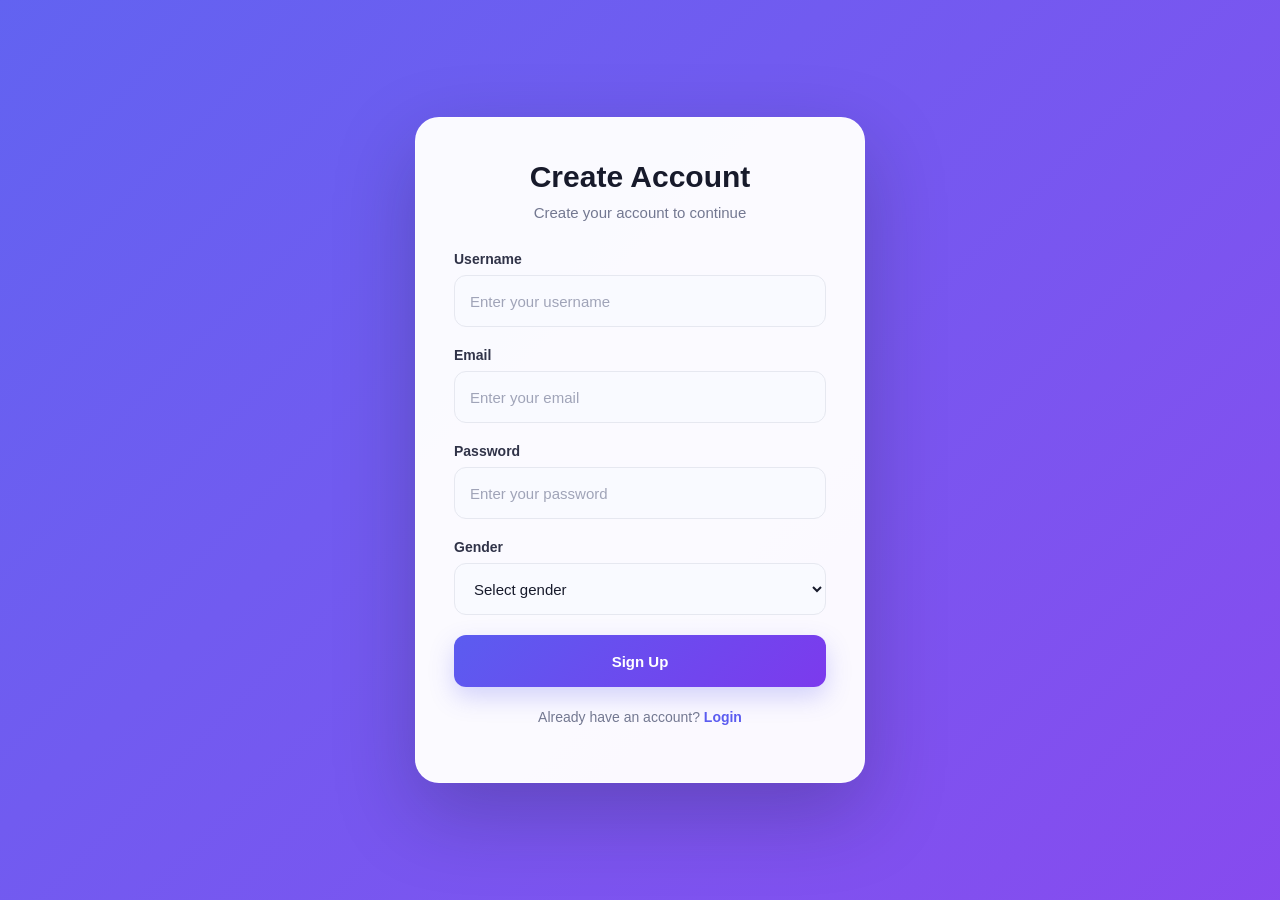
<file: index.html>
<!DOCTYPE html>
<html lang="en">
<head>
    <meta charset="UTF-8">
    <meta name="viewport" content="width=device-width, initial-scale=1.0">

    <title>Sign Up</title>

    <link rel="stylesheet" href="./style.css">
</head>

<body>

    <div class="auth-container">

        <form id="signupForm" class="auth-form" method="GET" action="./authentication.html">

            <h1>Create Account</h1>

            <p class="form-text">
                Create your account to continue
            </p>

            <!-- Username -->
            <div class="form-group">
                <label for="signupUsername">Username</label>

                <input
                    type="text"id="signupUsername"placeholder="Enter your username"required>
            </div>

            <!-- Email -->
            <div class="form-group">
                <label for="signupEmail">Email</label>

                <input
                    type="email" id="signupEmail"placeholder="Enter your email"required>
            </div>

            <!-- Password -->
            <div class="form-group">
                <label for="signupPassword">Password</label>

                <input
                    type="password"id="signupPassword"placeholder="Enter your password" required>
            </div>

            <!-- Gender -->
            <div class="form-group">

                <label for="gender">Gender</label>

                <select id="gender" required>

                    <option value="">
                        Select gender
                    </option>

                    <option value="Male">
                        Male
                    </option>

                    <option value="Female">
                        Female
                    </option>

                    <option value="Other">
                        Other
                    </option>

                </select>

            </div>

            <button type="submit" class="auth-btn">
                Sign Up
            </button>

            <p class="switch-text">
                Already have an account?
                <a href="./authentication.html">Login</a>
            </p>

            <p id="signupMessage"></p>

        </form>

    </div>

    <script src="js/script.js"></script>


</body>
</html>
</file>
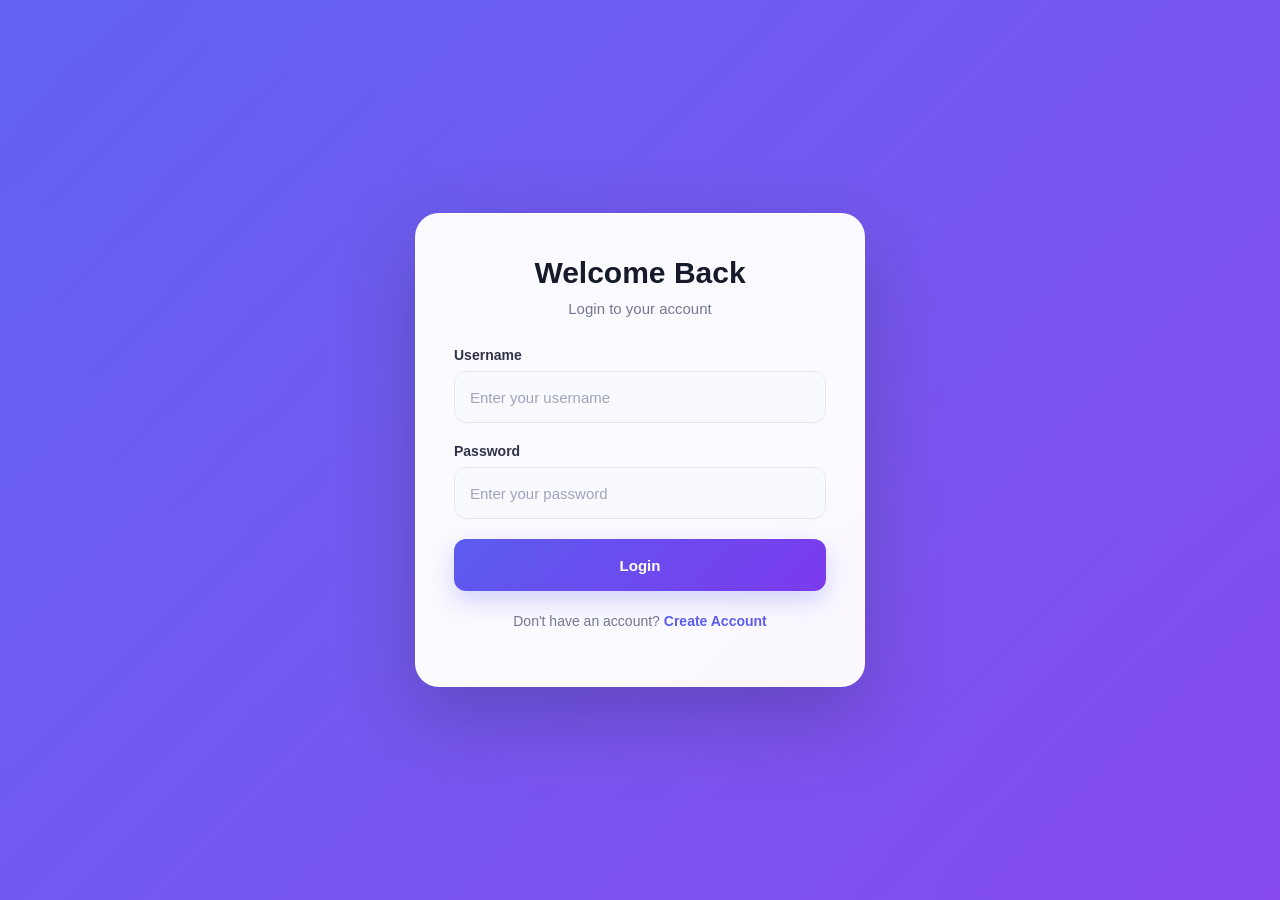
<file: authentication.html>
<!DOCTYPE html>
<html lang="en">
<head>
    <meta charset="UTF-8">
    <meta name="viewport" content="width=device-width, initial-scale=1.0">
    <link rel="stylesheet" href="style.css  ">
    <title>Authentication</title>
</head>
<body>
     <!-- authentication -->
    <div class="auth-container"> 
        <form id="loginForm" class="auth-form"> 
            <h1>Welcome Back</h1> 
            <p class="form-text"> Login to your account </p> 
            <!-- Username --> 
             <div class="form-group">
                 <label for="loginUsername"> Username </label> 
                 <input type="text" id="loginUsername" placeholder="Enter your username" required > 
             </div> 
             
             <!-- Password --> 
              <div class="form-group"> 
                <label for="loginPassword"> Password </label> 
                <input type="password" id="loginPassword" placeholder="Enter your password" required > 
             </div> 
             
             <button type="submit" class="auth-btn"> Login </button> 
             <p class="switch-text"> Don't have an account? <a href="index.html">Create Account</a> 
            </p> 
            <p id="loginMessage"></p> 
        </form> 
    </div>
<script src="js/script.js"></script>
</body>
</html>
</file>
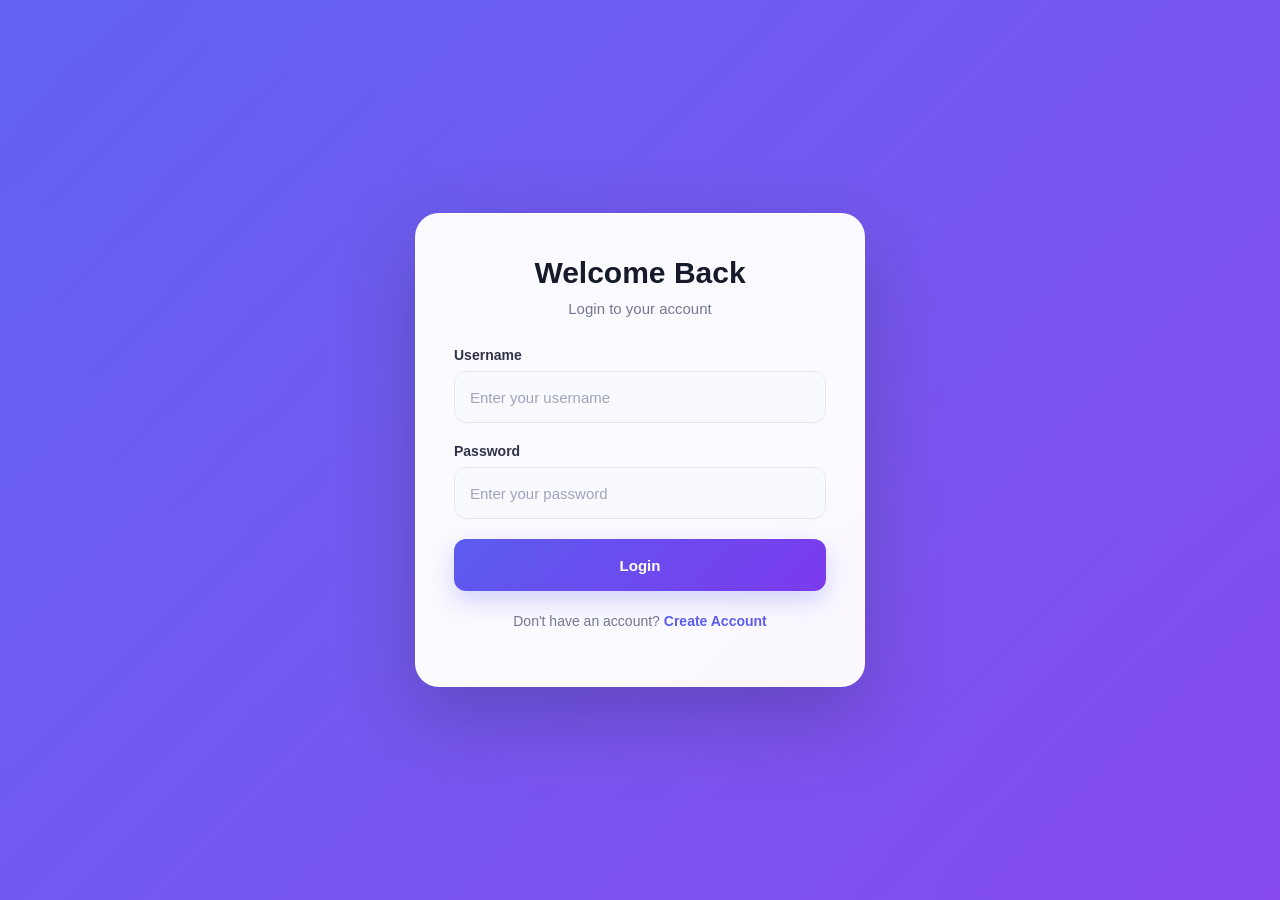
<file: dash.html>
<!DOCTYPE html>
<html lang="en">
<head>
    <meta charset="UTF-8">
    <meta name="viewport" content="width=device-width, initial-scale=1.0">
    <link rel="stylesheet" href="style.css">
    <title>Dashboard</title>
</head>
<body>
    <!-- dashboard -->
    <header class="dashboard-header"> 
        <div> 
            <h2>My Dashboard</h2> 
            <p> Welcome, <span id="currentUsername"></span> </p> 
        </div> 
        <button id="logoutBtn" class="logout-btn"> Logout </button> 
    </header> 
    <main class="dashboard-container"> 
        
        <!-- TODO FORM --> 
         <section class="todo-form-section"> 
            <h2>Create Todo</h2> 
            <form id="todoForm"> 
                
            <!-- Todo input --> 
            <div class="todo-input"> 
                <label for="todoInput"> Todo </label> 
                <input type="text" id="todoInput" placeholder="What do you want to do?" maxlength="30" required >
             </div> 
             
             <!-- Duration --> 
              <div class="todo-input"> 
                    <label for="duration">Duration</label>
                    <input type="time" id="appt" name="appt">
             </div> 

            
            
            <!-- Alarm --> 
             <div class="todo-input"> 
                <label for="alarm"> Alarm </label> 
                <select id="alarm"> 
                    <option value="No Alarm"> No Alarm </option> 
                    <option value="5 minutes before"> 5 minutes before </option> 
                    <option value="10 minutes before"> 10 minutes before </option> 
                    <option value="30 minutes before"> 30 minutes before </option> 
                </select> 
            </div> 
            <button type="submit" class="submit-todo" > Submit Todo </button> 
        </form>
     </section> 
     
      <!-- TODO LIST --> 
       
      <section class="todo-list-section"> 
        <h2> Todos List</h2> <div id="todoList"> 
            
         </div> 
        </section> 
    </main>
 <script src="js/script.js"></script>
</body>
</html>
</file>
<file: style.css>
* {
    margin: 0;
    padding: 0;
    box-sizing: border-box;
}

:root {
    --primary: #5b5cf0;
    --primary-dark: #4546d8;
    --secondary: #7c3aed;
    --background: #f5f7ff;
    --card: #ffffff;
    --text: #171a2b;
    --muted: #737891;
    --border: #e6e8f0;
    --danger: #ef4444;
    --success: #16a34a;
    --warning: #f59e0b;
    --shadow: 0 20px 50px rgba(37, 40, 80, 0.10);
    --small-shadow: 0 8px 25px rgba(37, 40, 80, 0.08);
}

body {
    min-height: 100vh;
    font-family: Arial, Helvetica, sans-serif;
    background:
        radial-gradient(circle at top left, rgba(91, 92, 240, 0.12), transparent 35%),
        radial-gradient(circle at bottom right, rgba(124, 58, 237, 0.10), transparent 35%),
        var(--background);
    color: var(--text);
}


/* =========================================================
   AUTHENTICATION PAGES
   LOGIN + SIGNUP
========================================================= */

.auth-container {
    min-height: 100vh;
    display: flex;
    justify-content: center;
    align-items: center;
    padding: 30px 20px;

    background:
        linear-gradient(
            135deg,
            rgba(91, 92, 240, 0.95),
            rgba(124, 58, 237, 0.90)
        );
}

.auth-form {
    width: 100%;
    max-width: 450px;
    padding: 42px 38px;
    background: rgba(255, 255, 255, 0.97);
    border-radius: 24px;
    box-shadow: 0 30px 80px rgba(23, 26, 43, 0.25);
    border: 1px solid rgba(255, 255, 255, 0.7);
    animation: formAppear 0.5s ease;
}

@keyframes formAppear {
    from {
        opacity: 0;
        transform: translateY(25px);
    }

    to {
        opacity: 1;
        transform: translateY(0);
    }
}

.auth-form h1 {
    text-align: center;
    font-size: 30px;
    font-weight: 800;
    color: var(--text);
    margin-bottom: 10px;
}

.form-text {
    text-align: center;
    color: var(--muted);
    font-size: 15px;
    margin-bottom: 30px;
}

.form-group {
    margin-bottom: 20px;
}

.form-group label {
    display: block;
    margin-bottom: 8px;
    font-size: 14px;
    font-weight: 700;
    color: #303348;
}

.form-group input,
.form-group select {
    width: 100%;
    height: 52px;
    padding: 0 15px;
    border: 1px solid var(--border);
    border-radius: 12px;
    background: #f9faff;
    color: var(--text);
    font-size: 15px;
    outline: none;
    transition: 0.3s ease;
}

.form-group input:focus,
.form-group select:focus {
    border-color: var(--primary);
    background: #ffffff;
    box-shadow: 0 0 0 4px rgba(91, 92, 240, 0.10);
}

.form-group input::placeholder {
    color: #a0a4b8;
}

.auth-btn {
    width: 100%;
    height: 52px;
    border: none;
    border-radius: 12px;
    background: linear-gradient(
        135deg,
        var(--primary),
        var(--secondary)
    );
    color: white;
    font-size: 15px;
    font-weight: 700;
    cursor: pointer;
    box-shadow: 0 10px 25px rgba(91, 92, 240, 0.25);

    transition: 0.3s ease;
}

.auth-btn:hover {
    transform: translateY(-2px);

    box-shadow: 0 14px 30px rgba(91, 92, 240, 0.35);
}

.auth-btn:active {
    transform: translateY(0);
}

.switch-text {
    text-align: center;
    margin-top: 22px;

    font-size: 14px;
    color: var(--muted);
}

.switch-text a {
    color: var(--primary);
    font-weight: 700;
    text-decoration: none;
}

.switch-text a:hover {
    text-decoration: underline;
}

#signupMessage,
#loginMessage {
    text-align: center;
    margin-top: 15px;
    font-size: 14px;
    font-weight: 600;
}


/* =========================================================
   DASHBOARD HEADER
========================================================= */

.dashboard-header {
    min-height: 90px;
    display: flex;
    justify-content: space-between;
    align-items: center;
    padding: 20px 7%;
    background:
        linear-gradient(
            135deg,
            #191c3b,
            #292c64
        );

    color: white;

    box-shadow: 0 8px 30px rgba(20, 22, 55, 0.18);
}

.dashboard-header h2 {
    font-size: 25px;
    font-weight: 800;
    margin-bottom: 5px;
}

.dashboard-header p {
    color: rgba(255, 255, 255, 0.70);
    font-size: 14px;
}

#currentUsername {
    color: #ffffff;
    font-weight: 700;
}

.logout-btn {
    border: 1px solid rgba(255, 255, 255, 0.20);
    background: rgba(255, 255, 255, 0.10);
    color: white;
    padding: 11px 20px;
    border-radius: 10px;
    font-size: 14px;
    font-weight: 700;
    cursor: pointer;
    transition: 0.3s ease;
}

.logout-btn:hover {
    background: var(--danger);
    border-color: var(--danger);
    transform: translateY(-2px);
}


/* =========================================================
   DASHBOARD CONTAINER
========================================================= */

.dashboard-container {
    width: 90%;
    max-width: 1250px;
    margin: 45px auto;
    display: grid;
    grid-template-columns: 380px 1fr;
    gap: 30px;
    align-items: start;
}


/* =========================================================
   TODO FORM
========================================================= */

.todo-form-section {
    background: var(--card);
    padding: 30px;
    border-radius: 22px;
    border: 1px solid var(--border);
    box-shadow: var(--shadow);
    position: sticky;
    top: 25px;
}

.todo-form-section h2,
.todo-list-section h2 {
    font-size: 21px;
    font-weight: 800;
    margin-bottom: 25px;
    color: var(--text);
}

.todo-form-section h2::after {
    content: "";
    display: block;
    width: 40px;
    height: 4px;
    margin-top: 9px;
    border-radius: 10px;
    background: linear-gradient(
        90deg,
        var(--primary),
        var(--secondary)
    );
}

.todo-input {
    margin-bottom: 20px;
}

.todo-input label {
    display: block;
    margin-bottom: 8px;
    font-size: 14px;
    font-weight: 700;
    color: #303348;
}

.todo-input input,
.todo-input select {
    width: 100%;
    height: 50px;
    padding: 0 14px;
    border: 1px solid var(--border);
    border-radius: 11px;
    background: #f9faff;
    color: var(--text);
    outline: none;
    font-size: 14px;
    transition: 0.3s ease;
}

.todo-input input:focus,
.todo-input select:focus {
    border-color: var(--primary);
    background: white;
    box-shadow: 0 0 0 4px rgba(91, 92, 240, 0.10);
}

.todo-input input::placeholder {
    color: #a0a4b8;
}

.submit-todo {
    width: 100%;
    height: 50px;
    border: none;
    border-radius: 11px;
    background:
        linear-gradient(
            135deg,
            var(--primary),
            var(--secondary)
        );

    color: white;
    font-size: 14px;
    font-weight: 700;
    cursor: pointer;
    box-shadow: 0 10px 25px rgba(91, 92, 240, 0.20);
    transition: 0.3s ease;
}

.submit-todo:hover {
    transform: translateY(-2px);
    box-shadow: 0 14px 30px rgba(91, 92, 240, 0.30);
}


/* =========================================================
   TODO LIST
========================================================= */

.todo-list-section {
    margin-top: 30px;
}

.todo-list-section h2 {
    margin-bottom: 20px;
}


/* =========================================================
   TABLE HEADER
========================================================= */

#todoList::before {
    content: "TODO                        DURATION                       ALARM                         ACTIONS";
    display: grid;

    /*
       Todo | Duration | Alarm | Edit | Delete | Start Working
    */
    grid-template-columns: 2fr 1fr 1fr auto auto auto;
    align-items: center;
    gap: 15px;
    padding: 14px 15px;
    margin-bottom: 10px;
    background: #f5f7fa;
    border: 1px solid #e2e5e9;
    border-radius: 8px;
    font-size: 13px;
    font-weight: 700;
    color: #555;
    white-space: pre;
}


/* =========================================================
   EACH TODO ROW
========================================================= */

.todo-item {
    display: grid;

    /*
       Todo | Duration | Alarm | Edit | Delete | Start Working
    */
    grid-template-columns: 2fr 1fr 1fr auto auto auto;
    align-items: center;
    gap: 15px;
    padding: 15px;
    background: #ffffff;
    border: 1px solid #e2e5e9;
    border-radius: 8px;
    margin-bottom: 10px;
    transition: box-shadow 0.2s ease;
}

.todo-item:hover {
    box-shadow: 0 4px 12px rgba(0, 0, 0, 0.08);
}


/* =========================================================
   TODO TEXT
========================================================= */

.todo-item span {
    font-size: 15px;
    color: #333;
}


/* =========================================================
   DURATION
========================================================= */

.todo-item .duration {
    font-weight: 600;
    font-family: monospace;
}


/* =========================================================
   ALARM
========================================================= */

.todo-item .alarm {
    color: #555;
}


/* =========================================================
   ACTION BUTTONS
========================================================= */


/* EDIT BUTTON */

.todo-item .edit-btn {
    font-size: 0;
    width: 38px;
    height: 38px;
    padding: 0;
    background: #f59e0b;
    border: none;
    border-radius: 6px;
    cursor: pointer;
}

.todo-item .edit-btn::before {
    content: "✎";
    font-size: 18px;
}

.todo-item .edit-btn:hover {
    background: #d97706;
}


/* DELETE BUTTON */

.todo-item .delete-btn {
    font-size: 0;
    width: 38px;
    height: 38px;
    padding: 0;
    background: #ef4444;
    border: none;
    border-radius: 6px;
    cursor: pointer;
}

.todo-item .delete-btn::before {
    content: "🗑";
    font-size: 16px;
}

.todo-item .delete-btn:hover {
    background: #dc2626;
}


/* START WORKING BUTTON */

.todo-item .start-btn {
    background: #22c55e;
    color: white;
    border: 1px solid whitesmoke;
    border-radius: 11px;
    padding: 12px;
}

.todo-item .start-btn:hover {
    background: #16a34a;
}

/* =========================================================
   EDITING INPUTS
========================================================= */

.todo-item input,
.todo-item select {
    width: 100%;
    box-sizing: border-box;
    padding: 9px 10px;
    border: 1px solid #d1d5db;
    border-radius: 6px;
    outline: none;
}

.todo-item input:focus,
.todo-item select:focus {
    border-color: #2563eb;
}


/* =========================================================
   TABLE RESPONSIVENESS
========================================================= */

@media (max-width: 900px) {

    #todoList::before {
        content: "TODO              DURATION        ALARM             ACTIONS";

        grid-template-columns: 2fr 1fr 1fr auto auto auto;

        font-size: 12px;
    }

    .todo-item {
        grid-template-columns: 2fr 1fr 1fr auto auto auto;

        gap: 10px;
    }
}


/* =========================================================
   SMALL TABLET
========================================================= */

@media (max-width: 700px) {

    .dashboard-header {
        padding: 18px 5%;
    }

    .dashboard-header h2 {
        font-size: 21px;
    }

    .dashboard-container {
        width: 92%;
        margin: 30px auto;
    }

    .todo-item {
        grid-template-columns: 1fr 1fr 1fr auto auto auto;

        gap: 10px;
    }

    .todo-item strong {
        grid-column: 1 / -1;
    }
}


/* =========================================================
   MOBILE
========================================================= */

@media (max-width: 600px) {

    /* Hide the desktop table heading */

    #todoList::before {
        display: none;
    }

    .todo-item {
        display: grid;
        grid-template-columns: 1fr 1fr;
        gap: 12px;
        padding: 15px;
    }

    .todo-item span {
        grid-column: span 2;
    }

    .todo-item input,
    .todo-item select {
        width: 100%;
    }

    /*
       Keep the three action buttons in a row
    */

    .todo-item .edit-btn,
    .todo-item .delete-btn,
    .todo-item button:not(.edit-btn):not(.delete-btn):not(.cancel-btn) {
        width: 100%;
    }
}


/* =========================================================
   MOBILE - 500px
========================================================= */

@media (max-width: 500px) {

    .auth-container {
        padding: 20px 15px;
    }

    .auth-form {
        padding: 30px 22px;
        border-radius: 20px;
    }

    .auth-form h1 {
        font-size: 25px;
    }

    .dashboard-header {
        min-height: auto;

        gap: 15px;

        align-items: flex-start;

        flex-direction: column;
    }

    .logout-btn {
        width: 100%;
    }

    .dashboard-container {
        width: 94%;
        margin: 25px auto;
    }

    .todo-form-section {
        padding: 22px;
        border-radius: 18px;
    }

    /*
       Keep Todo information stacked
    */

    .todo-item {
        grid-template-columns: 1fr 1fr 1fr;

        padding: 18px;

        gap: 8px;
    }

    .todo-item strong {
        grid-column: 1 / -1;
    }

    /*
       Edit | Delete | Start Working
       stay on the same row
    */

    .todo-item .edit-btn,
    .todo-item .delete-btn,
    .todo-item button:not(.edit-btn):not(.delete-btn):not(.cancel-btn) {
        width: 100%;
        height: 38px;
    }
}


/* =========================================================
   SMALLEST PHONE
========================================================= */

@media (max-width: 360px) {

    .auth-form {
        padding: 25px 18px;
    }

    .todo-form-section {
        padding: 18px;
    }

    .dashboard-container {
        width: 95%;
    }

    .todo-item {
        grid-template-columns: 1fr 1fr 1fr;
        gap: 6px;
    }

    .todo-item .edit-btn,
    .todo-item .delete-btn,
    .todo-item button:not(.edit-btn):not(.delete-btn):not(.cancel-btn) {
        width: 100%;
    }
}
</file>
